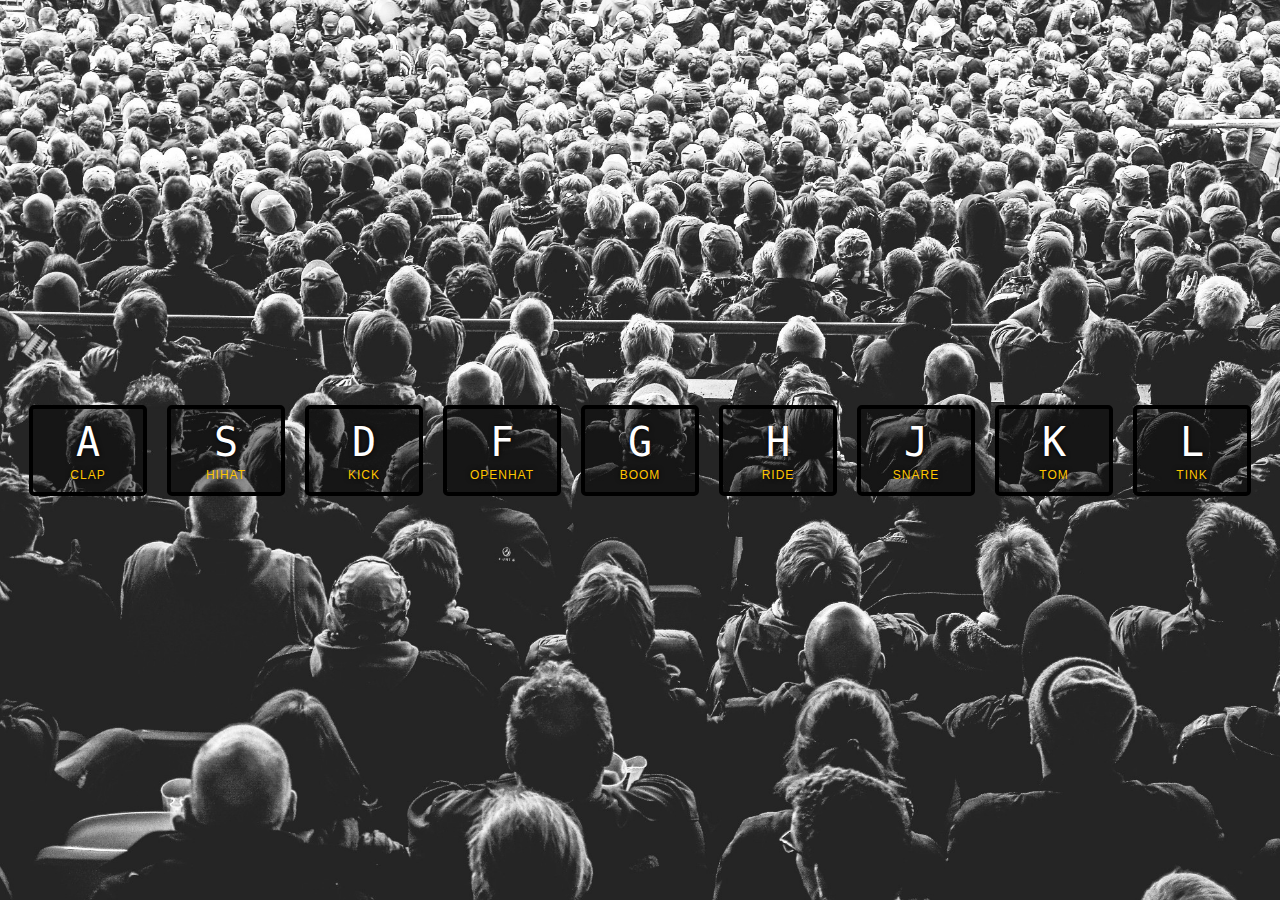
<file: 01 - JavaScript Drum Kit/index.html>
<!DOCTYPE html>
<html lang="en">
  <head>
    <meta charset="UTF-8" />
    <title>JS Drum Kit</title>
    <link rel="stylesheet" href="style.css" />
  </head>
  <body>
    <div class="keys">
      <div data-key="65" class="key">
        <kbd>A</kbd>
        <span class="sound">clap</span>
      </div>
      <div data-key="83" class="key">
        <kbd>S</kbd>
        <span class="sound">hihat</span>
      </div>
      <div data-key="68" class="key">
        <kbd>D</kbd>
        <span class="sound">kick</span>
      </div>
      <div data-key="70" class="key">
        <kbd>F</kbd>
        <span class="sound">openhat</span>
      </div>
      <div data-key="71" class="key">
        <kbd>G</kbd>
        <span class="sound">boom</span>
      </div>
      <div data-key="72" class="key">
        <kbd>H</kbd>
        <span class="sound">ride</span>
      </div>
      <div data-key="74" class="key">
        <kbd>J</kbd>
        <span class="sound">snare</span>
      </div>
      <div data-key="75" class="key">
        <kbd>K</kbd>
        <span class="sound">tom</span>
      </div>
      <div data-key="76" class="key">
        <kbd>L</kbd>
        <span class="sound">tink</span>
      </div>
    </div>

    <audio data-key="65" src="sounds/clap.wav"></audio>
    <audio data-key="83" src="sounds/hihat.wav"></audio>
    <audio data-key="68" src="sounds/kick.wav"></audio>
    <audio data-key="70" src="sounds/openhat.wav"></audio>
    <audio data-key="71" src="sounds/boom.wav"></audio>
    <audio data-key="72" src="sounds/ride.wav"></audio>
    <audio data-key="74" src="sounds/snare.wav"></audio>
    <audio data-key="75" src="sounds/tom.wav"></audio>
    <audio data-key="76" src="sounds/tink.wav"></audio>

    <script src="script.js"></script>
  </body>
</html>
</file>
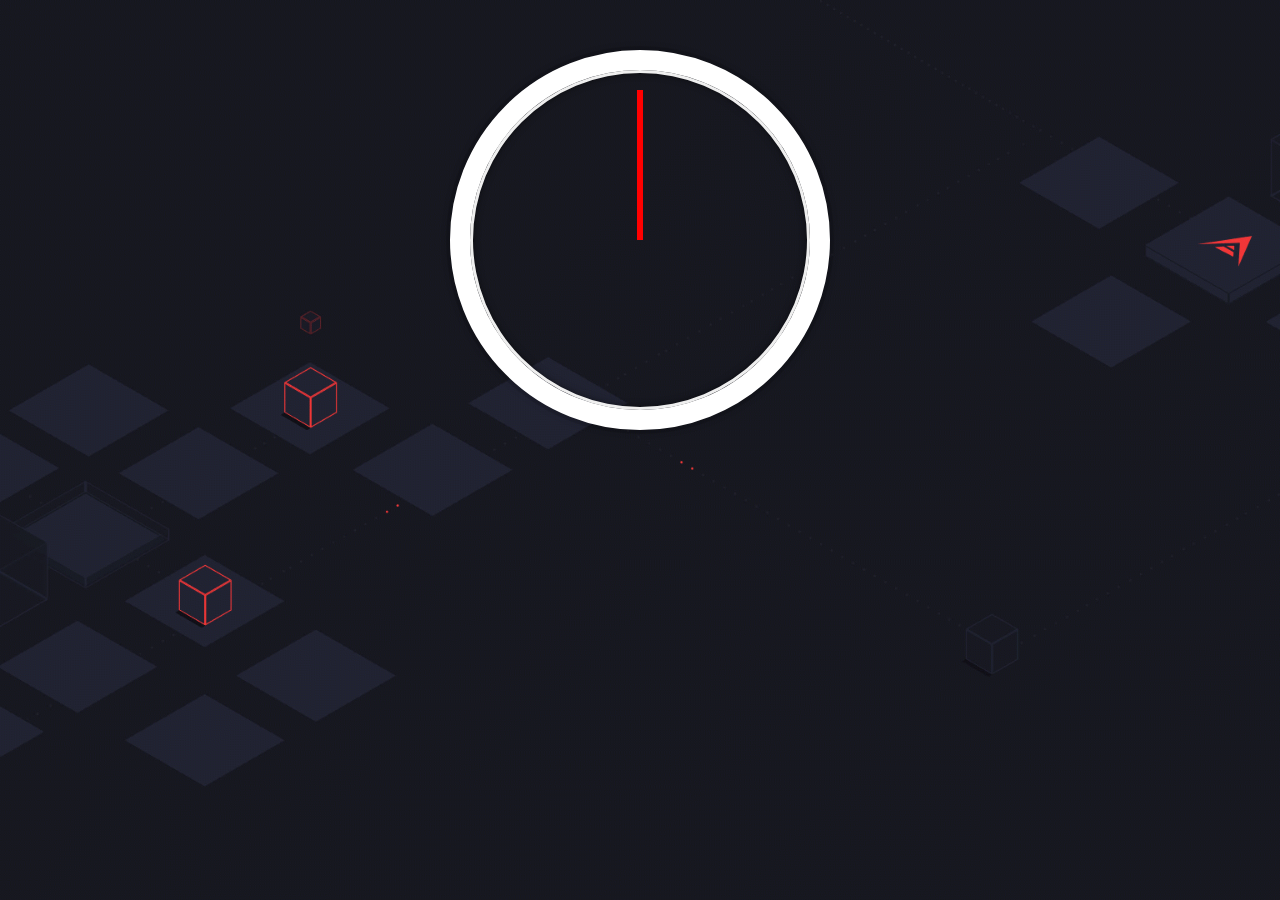
<file: 02 - JS and CSS Clock/index.html>
<!DOCTYPE html>
<html lang="en">
  <head>
    <meta charset="UTF-8" />
    <title>JS + CSS Clock</title>
    <link rel="stylesheet" href="style.css" />
  </head>
  <body>
    <div class="clock">
      <div class="clock-face">
        <div class="hand hour-hand"></div>
        <div class="hand min-hand"></div>
        <div class="hand second-hand"></div>
      </div>
    </div>
    <div class="text-date"></div>
    <script src="script.js"></script>
  </body>
</html>
</file>
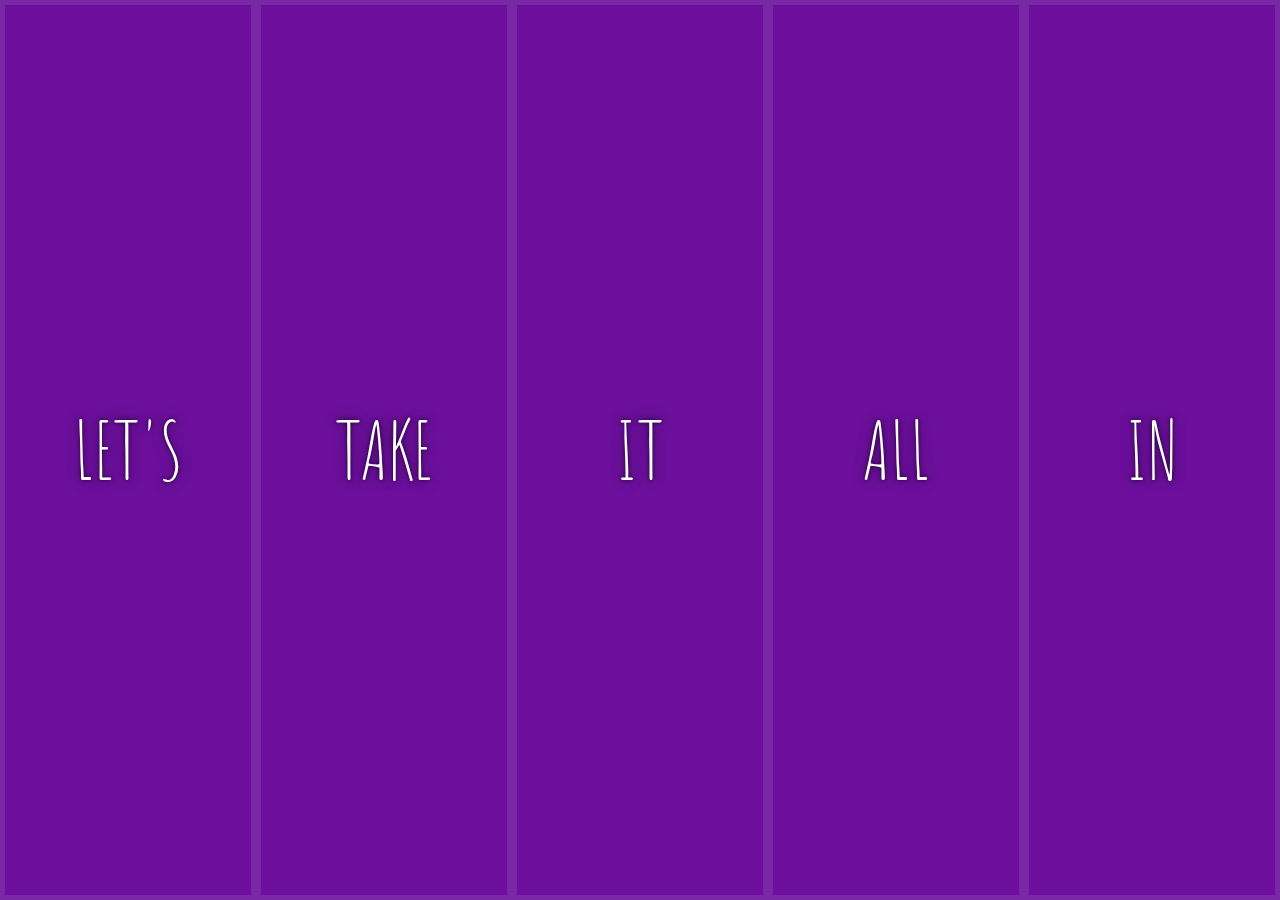
<file: 05 - Flex Panel Gallery/index.html>
<!DOCTYPE html>
<html lang="en">
  <head>
    <meta charset="UTF-8" />
    <title>Flex Panels 💪</title>
    <link
      href="https://fonts.googleapis.com/css?family=Amatic+SC"
      rel="stylesheet"
      type="text/css"
    />
    <link rel="stylesheet" href="./styles.css" />
  </head>
  <body>
    <div class="panels">
      <div class="panel panel1">
        <p>Hey</p>
        <p>Let's</p>
        <p>Dance</p>
      </div>
      <div class="panel panel2">
        <p>Give</p>
        <p>Take</p>
        <p>Receive</p>
      </div>
      <div class="panel panel3">
        <p>Experience</p>
        <p>It</p>
        <p>Today</p>
      </div>
      <div class="panel panel4">
        <p>Give</p>
        <p>All</p>
        <p>You can</p>
      </div>
      <div class="panel panel5">
        <p>Life</p>
        <p>In</p>
        <p>Motion</p>
      </div>
    </div>

    <script src="script.js"></script>
  </body>
</html>
</file>
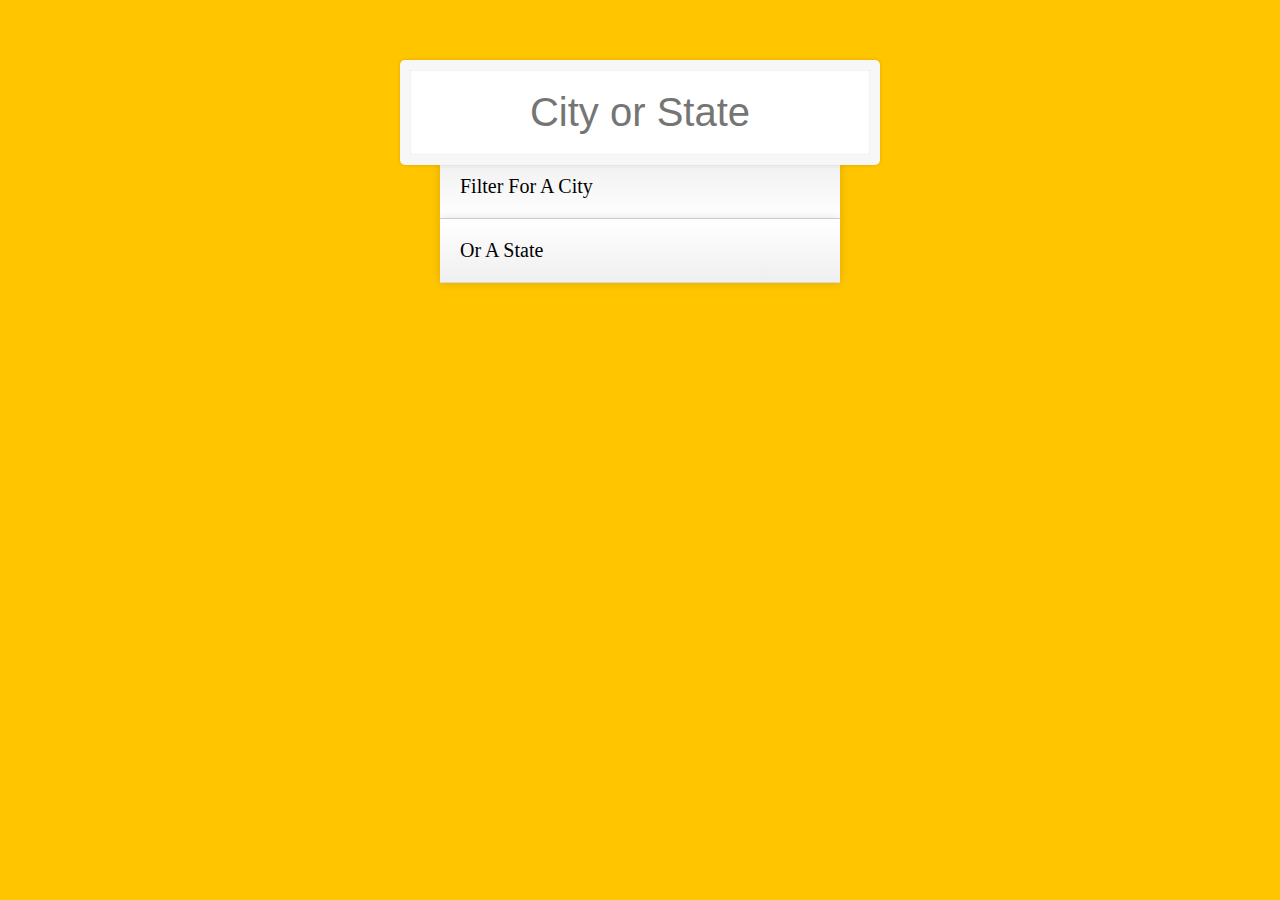
<file: 06 - Type Ahead/index.html>
<!DOCTYPE html>
<html lang="en">
  <head>
    <meta charset="UTF-8" />
    <title>Type Ahead 👀</title>
    <link rel="stylesheet" href="style.css" />
  </head>
  <body>
    <form class="search-form">
      <input type="text" class="search" placeholder="City or State" />
      <ul class="suggestions">
        <li>Filter for a city</li>
        <li>or a state</li>
      </ul>
    </form>
    <script src="script.js"></script>
  </body>
</html>
</file>
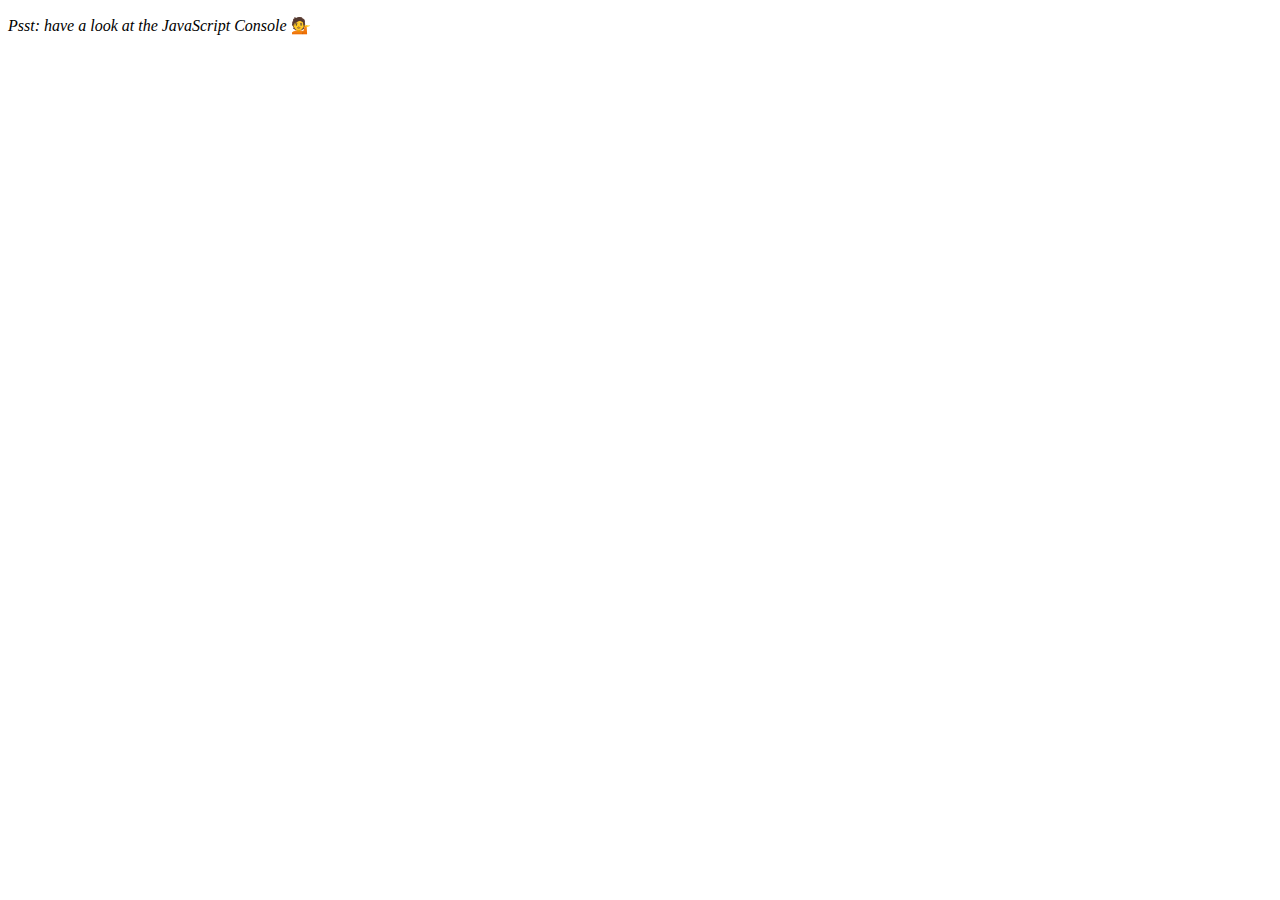
<file: 07 - Array Cardio Day 2/index.html>
<!DOCTYPE html>
<html lang="en">
  <head>
    <meta charset="UTF-8" />
    <title>Array Cardio 💪💪</title>
  </head>
  <body>
    <p><em>Psst: have a look at the JavaScript Console</em> 💁</p>
    <script src="script.js"></script>
  </body>
</html>
</file>
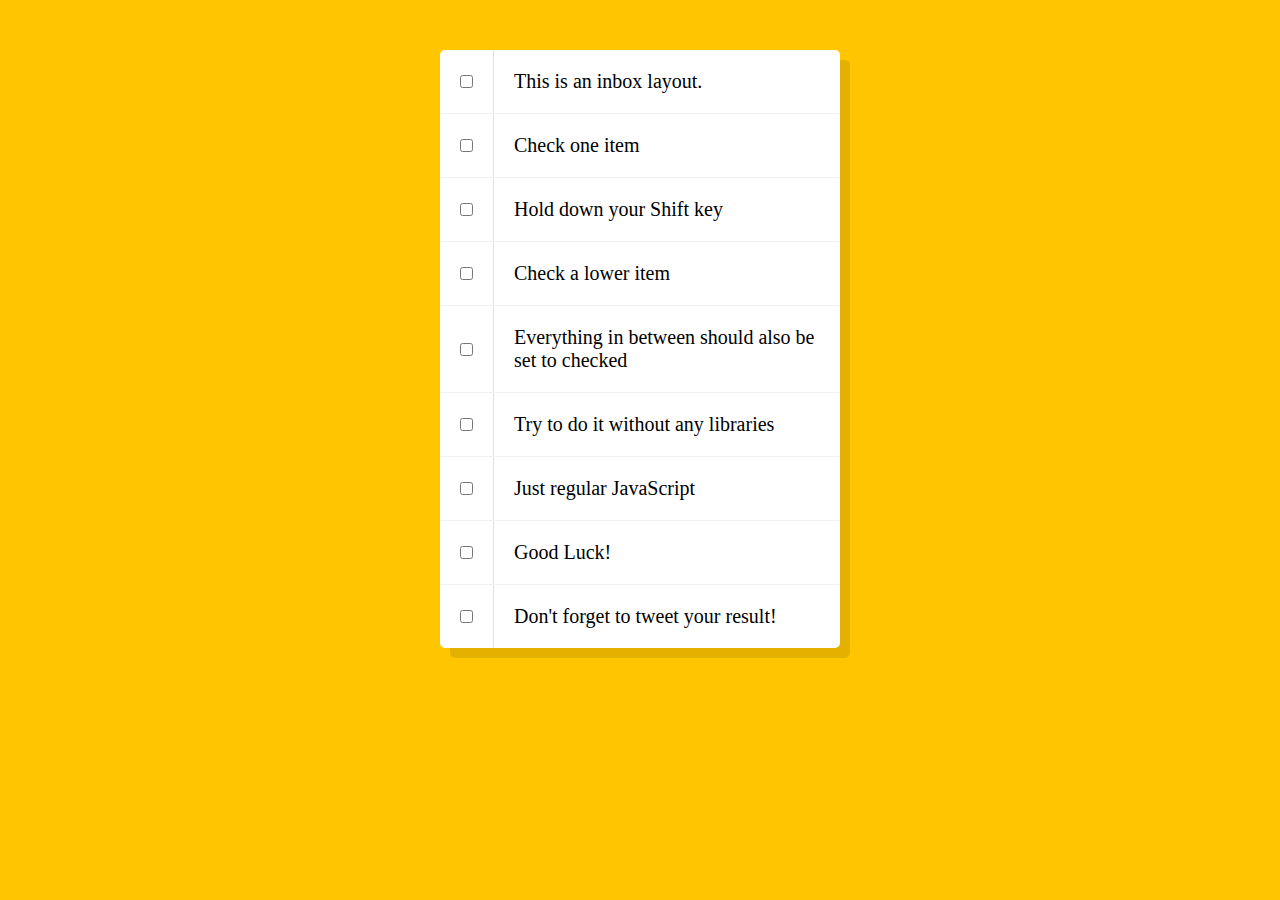
<file: 10 - Hold Shift and Check Checkboxes/index.html>
<!DOCTYPE html>
<html lang="en">
  <head>
    <meta charset="UTF-8" />
    <title>Hold Shift to Check Multiple Checkboxes</title>
    <link rel="stylesheet" href="style.css" />
  </head>
  <body>
    <!--
   The following is a common layout you would see in an email client.

   When a user clicks a checkbox, holds Shift, and then clicks another checkbox a few rows down, all the checkboxes inbetween those two checkboxes should be checked.
  -->
    <div class="inbox">
      <div class="item">
        <input type="checkbox" />
        <p>This is an inbox layout.</p>
      </div>
      <div class="item">
        <input type="checkbox" />
        <p>Check one item</p>
      </div>
      <div class="item">
        <input type="checkbox" />
        <p>Hold down your Shift key</p>
      </div>
      <div class="item">
        <input type="checkbox" />
        <p>Check a lower item</p>
      </div>
      <div class="item">
        <input type="checkbox" />
        <p>Everything in between should also be set to checked</p>
      </div>
      <div class="item">
        <input type="checkbox" />
        <p>Try to do it without any libraries</p>
      </div>
      <div class="item">
        <input type="checkbox" />
        <p>Just regular JavaScript</p>
      </div>
      <div class="item">
        <input type="checkbox" />
        <p>Good Luck!</p>
      </div>
      <div class="item">
        <input type="checkbox" />
        <p>Don't forget to tweet your result!</p>
      </div>
    </div>

    <script src="script.js"></script>
  </body>
</html>
</file>
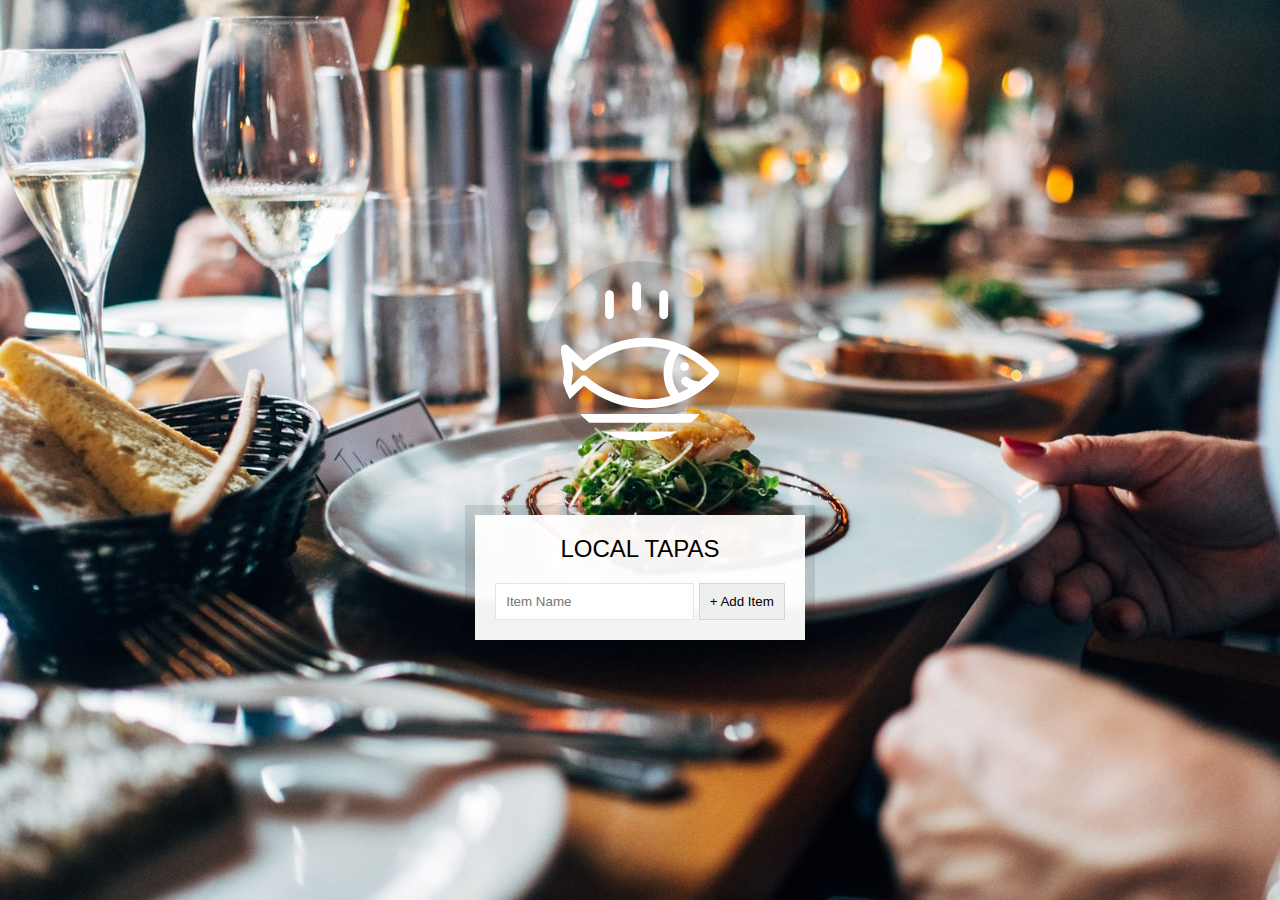
<file: 15 - LocalStorage/index.html>
<!DOCTYPE html>
<html lang="en">
  <head>
    <meta charset="UTF-8" />
    <title>LocalStorage</title>
    <link rel="stylesheet" href="style.css" />
  </head>
  <body>
    <!--
      Fish SVG Cred:
      https://thenounproject.com/search/?q=fish&i=589236
   -->

    <svg
      xmlns="http://www.w3.org/2000/svg"
      xmlns:xlink="http://www.w3.org/1999/xlink"
      version="1.1"
      x="0px"
      y="0px"
      viewBox="0 0 512 512"
      enable-background="new 0 0 512 512"
      xml:space="preserve"
    >
      <g>
        <path
          d="M495.9,425.3H16.1c-5.2,0-10.1,2.9-12.5,7.6c-2.4,4.7-2.1,10.3,0.9,14.6l39,56.4c2.6,3.8,7,6.1,11.6,6.1h401.7   c4.6,0,9-2.3,11.6-6.1l39-56.4c3-4.3,3.3-9.9,0.9-14.6C506,428.2,501.1,425.3,495.9,425.3z M449.4,481.8H62.6L43,453.6H469   L449.4,481.8z"
        />
        <path
          d="M158.3,122c7.8,0,14.1-6.3,14.1-14.1V43.4c0-7.8-6.3-14.1-14.1-14.1c-7.8,0-14.1,6.3-14.1,14.1v64.5   C144.2,115.7,150.5,122,158.3,122z"
        />
        <path
          d="M245.1,94.7c7.8,0,14.1-6.3,14.1-14.1V16.1c0-7.8-6.3-14.1-14.1-14.1C237.3,2,231,8.3,231,16.1v64.5   C231,88.4,237.3,94.7,245.1,94.7z"
        />
        <path
          d="M331.9,122c7.8,0,14.1-6.3,14.1-14.1V43.4c0-7.8-6.3-14.1-14.1-14.1s-14.1,6.3-14.1,14.1v64.5   C317.8,115.7,324.1,122,331.9,122z"
        />
        <path
          d="M9.6,385.2c5.3,2.8,11.8,1.9,16.2-2.2l50.6-47.7c56.7,46.5,126.6,71.9,198.3,71.9c0,0,0,0,0,0   c87.5,0,169.7-36.6,231.4-103.2c5-5.4,5-13.8,0-19.2c-61.8-66.5-144-103.2-231.4-103.2c-72,0-142.2,25.6-199,72.5l-50-47.1   c-4.4-4.1-10.9-5-16.2-2.2c-5.3,2.8-8.3,8.7-7.4,14.6l11.6,75L2.2,370.6C1.3,376.5,4.2,382.4,9.6,385.2z M380.9,230.8   c34.9,14.3,67.2,35.7,95.3,63.6c-10.1,10-20.8,19.2-31.9,27.5c-22.4-3.3-29.6-8.8-30.7-9.7c-4-5.7-11.8-7.7-18.1-4.4   c-6.9,3.6-9.5,12.2-5.9,19.1c1.9,3.5,7.3,10.3,22.4,16c-10.1,5.7-20.5,10.7-31.1,15.1C352.4,320.2,352.4,268.6,380.9,230.8z    M36.3,255.6l29.4,27.7c5.3,5,13.6,5.1,19.1,0.3c53.2-47.6,120.7-73.7,190-73.7c26.9,0,53.2,3.9,78.5,11.3   c-29.3,44.6-29.3,102,0,146.6c-25.3,7.4-51.6,11.3-78.5,11.3c-69,0-136.3-26-189.4-73.2c-2.7-2.4-13.4-6.3-19.1,0.3l-30.1,28.3   l5.7-40C42.2,293,36.3,255.6,36.3,255.6z"
        />
        <circle cx="398.8" cy="273.8" r="14.1" />
      </g>
    </svg>

    <div class="wrapper">
      <h2>LOCAL TAPAS</h2>
      <p></p>
      <ul class="plates">
        <li>Loading Tapas...</li>
      </ul>
      <form class="add-items">
        <input type="text" name="item" placeholder="Item Name" required />
        <input type="submit" value="+ Add Item" />
      </form>
    </div>

    <script src="script.js"></script>
  </body>
</html>
</file>
<file: 01 - JavaScript Drum Kit/style.css>
html {
  font-size: 10px;
  background: url('./background.jpg') bottom center;
  background-size: cover;
}

body,
html {
  margin: 0;
  padding: 0;
  font-family: sans-serif;
}

.keys {
  display: flex;
  flex: 1;
  min-height: 100vh;
  align-items: center;
  justify-content: center;
}

.key {
  border: 0.4rem solid black;
  border-radius: 0.5rem;
  margin: 1rem;
  font-size: 1.5rem;
  padding: 1rem 0.5rem;
  transition: all 0.15s ease;
  width: 10rem;
  text-align: center;
  color: white;
  background: rgba(0, 0, 0, 0.4);
  text-shadow: 0 0 0.5rem black;
}

.playing {
  transform: scale(1.1);
  border-color: #ffc600;
  box-shadow: 0 0 1rem #ffc600;
}

kbd {
  display: block;
  font-size: 4rem;
}

.sound {
  font-size: 1.2rem;
  text-transform: uppercase;
  letter-spacing: 0.1rem;
  color: #ffc600;
}
</file>
<file: 02 - JS and CSS Clock/style.css>
html {
  background: no-repeat url(img.jpg);
  background-size: cover;
  font-family: 'helvetica neue';
  text-align: center;
  font-size: 10px;
}

body {
  margin: 0;
  font-size: 2rem;
  display: flex;
  flex: 1;
  min-height: 100vh;
}

.clock {
  width: 30rem;
  height: 30rem;
  border: 20px solid white;
  border-radius: 50%;
  margin: 50px auto;
  position: relative;
  padding: 2rem;
  box-shadow: 0 0 0 4px rgba(0, 0, 0, 0.1), inset 0 0 0 3px #efefef,
    inset 0 0 10px black, 0 0 10px rgba(0, 0, 0, 0.2);
}

.clock-face {
  position: relative;
  width: 100%;
  height: 100%;
  transform: translateY(-3px); /* account for the height of the clock hands */
}

.hand {
  width: 50%;
  height: 6px;
  background: black;
  position: absolute;
  top: 50%;
  transform-origin: 100%;
  transform: rotate(90deg);
  transition: all 0.05s;
  transition-timing-function: cubic-bezier(0, 2.63, 1, 1);
}

.second-hand {
  background: red;
}

.text-date {
  margin: auto;
  position: absolute;
  top: 95%;
  left: 0;
  bottom: 5%;
  right: 0;
  color: #eeeeee;
  font-size: 24px;
}
</file>
<file: 05 - Flex Panel Gallery/styles.css>
html {
  box-sizing: border-box;
  background: #ffc600;
  font-family: 'helvetica neue';
  font-size: 20px;
  font-weight: 200;
}

body {
  margin: 0;
}

*,
*:before,
*:after {
  box-sizing: inherit;
}

.panels {
  min-height: 100vh;
  overflow: hidden;
  display: flex;
}

.panel {
  flex: 1;
  display: flex;
  justify-content: center;
  align-items: center;
  flex-direction: column;
  background: #6b0f9c;
  box-shadow: inset 0 0 0 5px rgba(255, 255, 255, 0.1);
  color: white;
  text-align: center;
  align-items: center;
  /* Safari transitionend event.propertyName === flex */
  /* Chrome + FF transitionend event.propertyName === flex-grow */
  transition: font-size 0.7s cubic-bezier(0.61, -0.19, 0.7, -0.11),
    flex 0.7s cubic-bezier(0.61, -0.19, 0.7, -0.11), background 0.2s;
  font-size: 20px;
  background-size: cover;
  background-position: center;
}

.panel1 {
  background-image: url(https://source.unsplash.com/gYl-UtwNg_I/1500x1500);
}
.panel2 {
  background-image: url(https://source.unsplash.com/rFKUFzjPYiQ/1500x1500);
}
.panel3 {
  background-image: url(https://images.unsplash.com/photo-1465188162913-8fb5709d6d57?ixlib=rb-0.3.5&q=80&fm=jpg&crop=faces&cs=tinysrgb&w=1500&h=1500&fit=crop&s=967e8a713a4e395260793fc8c802901d);
}
.panel4 {
  background-image: url(https://source.unsplash.com/ITjiVXcwVng/1500x1500);
}
.panel5 {
  background-image: url(https://source.unsplash.com/3MNzGlQM7qs/1500x1500);
}

/* Flex Children */
.panel > * {
  margin: 0;
  width: 100%;
  transition: transform 0.5s;
  display: flex;
  flex: 1 0 auto;
  justify-content: center;
  align-items: center;
}

.panel p {
  text-transform: uppercase;
  font-family: 'Amatic SC', cursive;
  text-shadow: 0 0 4px rgba(0, 0, 0, 0.72), 0 0 14px rgba(0, 0, 0, 0.45);
  font-size: 2em;
}

.panel > *:first-child {
  transform: translateY(-100%);
}
.panel.open-active > *:first-child {
  transform: translateY(0);
}

.panel > *:last-child {
  transform: translateY(100%);
}
.panel.open-active > *:last-child {
  transform: translateY(0);
}
.panel p:nth-child(2) {
  font-size: 4em;
}

.panel.open {
  flex: 5;
  font-size: 40px;
}
</file>
<file: 06 - Type Ahead/style.css>
html {
  box-sizing: border-box;
  background: #ffc600;
  font-family: 'helvetica neue';
  font-size: 20px;
  font-weight: 200;
}

*,
*:before,
*:after {
  box-sizing: inherit;
}

input {
  width: 100%;
  padding: 20px;
}

.search-form {
  max-width: 400px;
  margin: 50px auto;
}

input.search {
  margin: 0;
  text-align: center;
  outline: 0;
  border: 10px solid #f7f7f7;
  width: 120%;
  left: -10%;
  position: relative;
  top: 10px;
  z-index: 2;
  border-radius: 5px;
  font-size: 40px;
  box-shadow: 0 0 5px rgba(0, 0, 0, 0.12), inset 0 0 2px rgba(0, 0, 0, 0.19);
}

.suggestions {
  margin: 0;
  padding: 0;
  position: relative;
  /*perspective: 20px;*/
}

.suggestions li {
  background: white;
  list-style: none;
  border-bottom: 1px solid #d8d8d8;
  box-shadow: 0 0 10px rgba(0, 0, 0, 0.14);
  margin: 0;
  padding: 20px;
  transition: background 0.2s;
  display: flex;
  justify-content: space-between;
  text-transform: capitalize;
}

.suggestions li:nth-child(even) {
  background: linear-gradient(to bottom, #ffffff 0%, #efefef 100%);
}

.suggestions li:nth-child(odd) {
  background: linear-gradient(to top, #ffffff 0%, #efefef 100%);
}

span.population {
  font-size: 15px;
}

.hl {
  background: #ffc600;
}
</file>
<file: 10 - Hold Shift and Check Checkboxes/style.css>
html {
  font-family: sans-serif;
  background: #ffc600;
}

.inbox {
  max-width: 400px;
  margin: 50px auto;
  background: white;
  border-radius: 5px;
  box-shadow: 10px 10px 0 rgba(0, 0, 0, 0.1);
}

.item {
  display: flex;
  align-items: center;
  border-bottom: 1px solid #f1f1f1;
}

.item:last-child {
  border-bottom: 0;
}

input:checked + p {
  background: #f9f9f9;
  text-decoration: line-through;
}

input[type='checkbox'] {
  margin: 20px;
}

p {
  margin: 0;
  padding: 20px;
  transition: background 0.2s;
  flex: 1;
  font-family: 'helvetica neue';
  font-size: 20px;
  font-weight: 200;
  border-left: 1px solid #d1e2ff;
}
</file>
<file: 15 - LocalStorage/style.css>
html {
  box-sizing: border-box;
  background: url("oh-la-la.jpeg") center no-repeat;
  background-size: cover;
  min-height: 100vh;
  display: flex;
  justify-content: center;
  align-items: center;
  text-align: center;
  font-family: Futura, "Trebuchet MS", Arial, sans-serif;
}

*,
*:before,
*:after {
  box-sizing: inherit;
}

svg {
  fill: white;
  background: rgba(0, 0, 0, 0.1);
  padding: 20px;
  border-radius: 50%;
  width: 200px;
  margin-bottom: 50px;
}

.wrapper {
  padding: 20px;
  max-width: 350px;
  background: rgba(255, 255, 255, 0.95);
  box-shadow: 0 0 0 10px rgba(0, 0, 0, 0.1);
}

h2 {
  text-align: center;
  margin: 0;
  font-weight: 200;
}

.plates {
  margin: 0;
  padding: 0;
  text-align: left;
  list-style: none;
}

.plates li {
  border-bottom: 1px solid rgba(0, 0, 0, 0.2);
  padding: 10px 0;
  font-weight: 100;
  display: flex;
}

.plates label {
  flex: 1;
  cursor: pointer;
}

.plates input {
  display: none;
}

.plates input + label:before {
  content: "⬜️";
  margin-right: 10px;
}

.plates input:checked + label:before {
  content: "🌮";
}

.add-items {
  margin-top: 20px;
}

.add-items input {
  padding: 10px;
  outline: 0;
  border: 1px solid rgba(0, 0, 0, 0.1);
}
</file>
